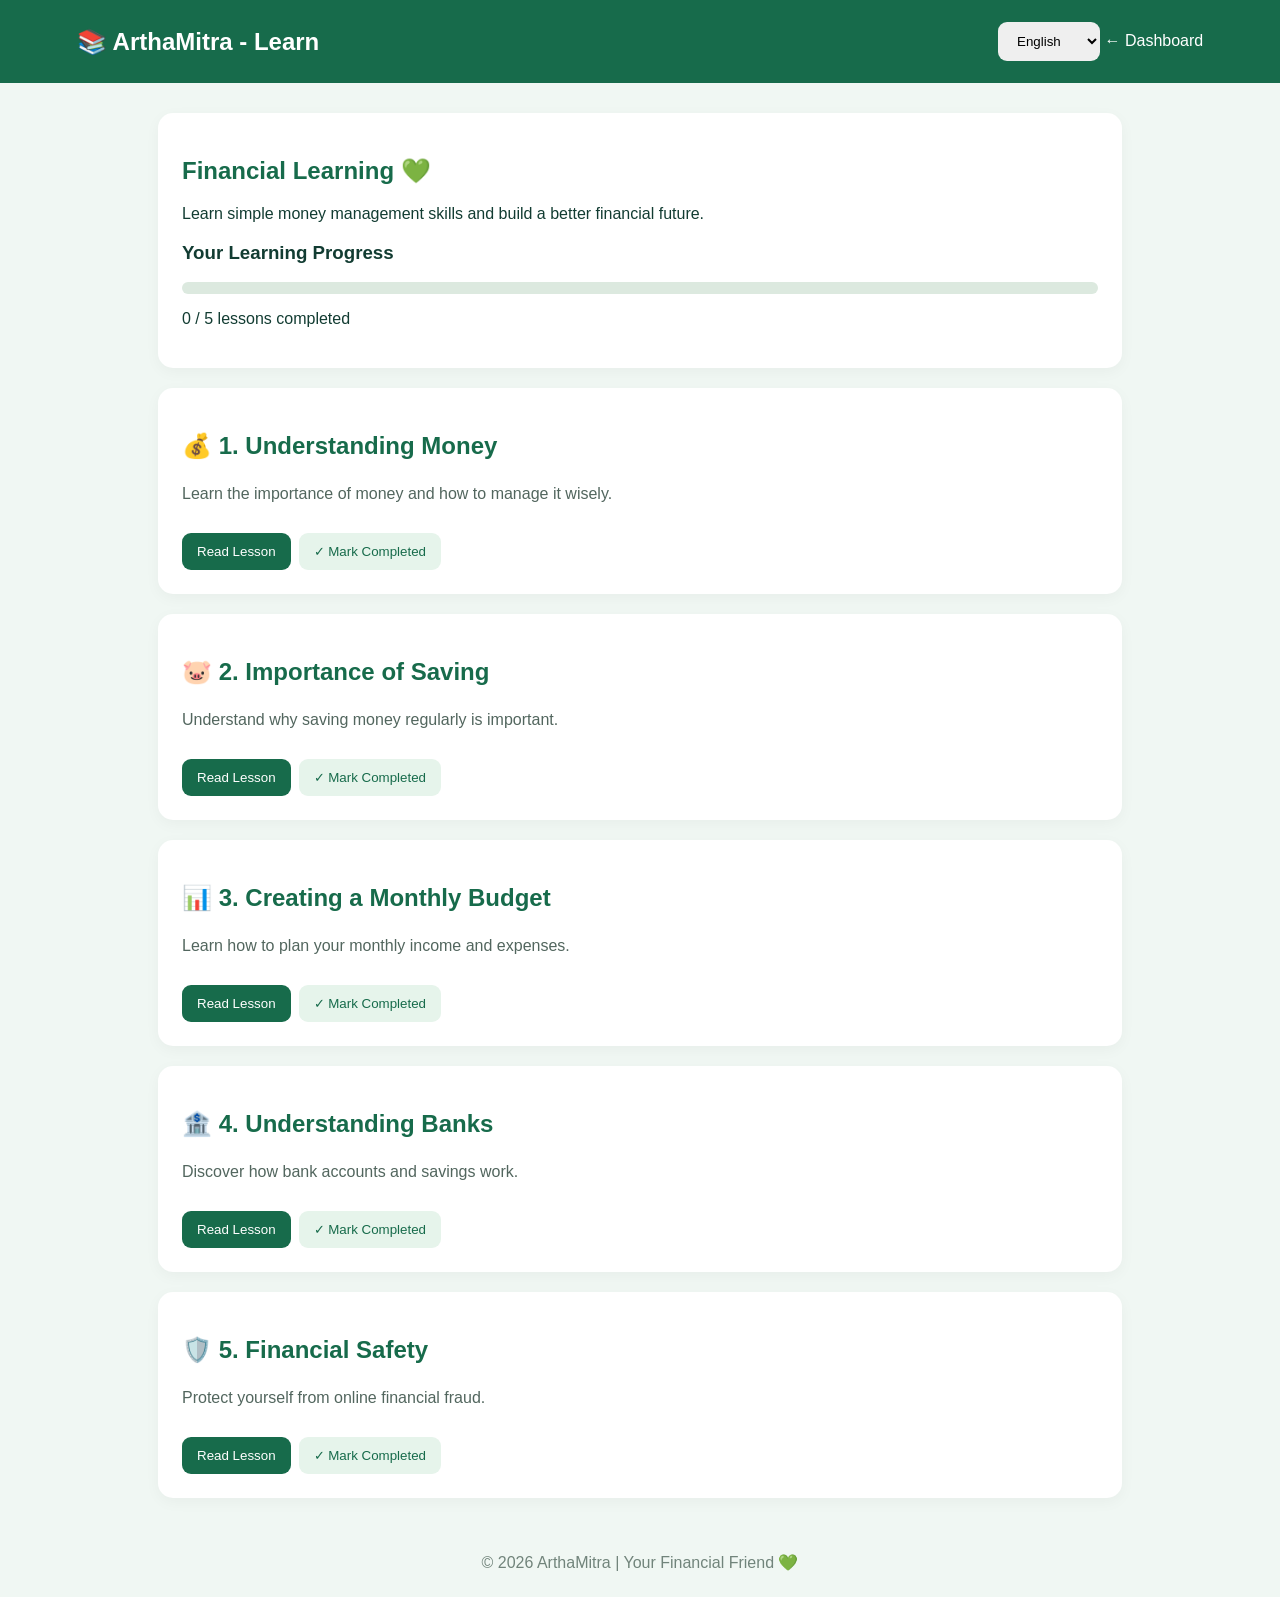
<file: frontend/learn.html>
<!DOCTYPE html>
<html lang="en">
<head>
    <meta charset="UTF-8">
    <meta name="viewport" content="width=device-width, initial-scale=1.0">
    <title>Financial Learning | ArthaMitra</title>

    <style>
        * { box-sizing: border-box; }

        body {
            margin: 0;
            font-family: Arial, sans-serif;
            background: #f0f7f3;
            color: #123c32;
        }

        header {
            background: #176b4b;
            color: white;
            padding: 22px 6%;
            display: flex;
            justify-content: space-between;
            align-items: center;
            flex-wrap: wrap;
            gap: 12px;
        }

        header h2 { margin: 0; }

        header a {
            color: white;
            text-decoration: none;
        }

        select, button {
            padding: 11px 15px;
            border-radius: 9px;
            border: none;
            cursor: pointer;
        }

        .container {
            max-width: 1000px;
            margin: 30px auto;
            padding: 0 18px;
        }

        .intro, .lesson {
            background: white;
            padding: 24px;
            border-radius: 15px;
            margin-bottom: 20px;
            box-shadow: 0 4px 15px rgba(0,0,0,0.04);
        }

        .intro h1 { color: #176b4b; }

        .lesson h2 { color: #176b4b; }

        .lesson p {
            line-height: 1.7;
            color: #52665e;
        }

        .lesson button {
            background: #176b4b;
            color: white;
            margin-top: 10px;
        }

        .lesson .complete {
            background: #e6f4eb;
            color: #176b4b;
            margin-left: 8px;
        }

        .lesson-content {
            display: none;
            background: #f5faf6;
            padding: 15px;
            border-radius: 10px;
            margin-top: 15px;
        }

        .lesson-content.show { display: block; }

        .progress {
            height: 12px;
            background: #dce9df;
            border-radius: 20px;
            overflow: hidden;
            margin: 15px 0;
        }

        .progress-fill {
            height: 100%;
            width: 0%;
            background: #26945e;
            transition: width .3s;
        }

        footer {
            text-align: center;
            padding: 25px;
            color: #71847b;
        }

        @media(max-width: 600px) {
            header { padding: 18px; }
            .lesson, .intro { padding: 18px; }
        }
    </style>
</head>

<body>

<header>
    <h2>📚 ArthaMitra - <span id="headerTitle">Learn</span></h2>

    <div>
        <select id="language">
            <option value="en">English</option>
            <option value="kn">ಕನ್ನಡ</option>
        </select>

        <a href="dashboard.html" id="back">← Dashboard</a>
    </div>
</header>

<main class="container">

    <section class="intro">
        <h1 id="pageTitle">Financial Learning 💚</h1>
        <p id="subtitle">
            Learn simple money management skills and build a better financial future.
        </p>

        <h3 id="progressTitle">Your Learning Progress</h3>
        <div class="progress">
            <div class="progress-fill" id="progressFill"></div>
        </div>
        <p id="progressText">0 of 5 lessons completed</p>
    </section>

    <div id="lessonsContainer"></div>

</main>

<footer id="footer">
    © 2026 ArthaMitra | Your Financial Friend 💚
</footer>

<script>
const lessons = [
    {
        icon: "💰",
        title: {
            en: "1. Understanding Money",
            kn: "1. ಹಣವನ್ನು ಅರ್ಥಮಾಡಿಕೊಳ್ಳುವುದು"
        },
        description: {
            en: "Learn the importance of money and how to manage it wisely.",
            kn: "ಹಣದ ಮಹತ್ವ ಮತ್ತು ಅದನ್ನು ಬುದ್ಧಿವಂತಿಕೆಯಿಂದ ನಿರ್ವಹಿಸುವುದನ್ನು ಕಲಿಯಿರಿ."
        },
        content: {
            en: [
                "Money helps us buy things we need.",
                "Always understand the difference between needs and wants.",
                "Spend carefully and avoid unnecessary purchases.",
                "Keep track of the money you receive and spend."
            ],
            kn: [
                "ನಮಗೆ ಅಗತ್ಯವಿರುವ ವಸ್ತುಗಳನ್ನು ಖರೀದಿಸಲು ಹಣ ಸಹಾಯ ಮಾಡುತ್ತದೆ.",
                "ಅಗತ್ಯಗಳು ಮತ್ತು ಆಸೆಗಳ ನಡುವಿನ ವ್ಯತ್ಯಾಸವನ್ನು ತಿಳಿಯಿರಿ.",
                "ಎಚ್ಚರಿಕೆಯಿಂದ ಖರ್ಚು ಮಾಡಿ ಮತ್ತು ಅನಗತ್ಯ ಖರೀದಿಗಳನ್ನು ತಪ್ಪಿಸಿ.",
                "ನೀವು ಪಡೆಯುವ ಮತ್ತು ಖರ್ಚು ಮಾಡುವ ಹಣದ ಲೆಕ್ಕವಿಡಿ."
            ]
        }
    },
    {
        icon: "🐷",
        title: {
            en: "2. Importance of Saving",
            kn: "2. ಉಳಿತಾಯದ ಮಹತ್ವ"
        },
        description: {
            en: "Understand why saving money regularly is important.",
            kn: "ನಿಯಮಿತವಾಗಿ ಹಣ ಉಳಿತಾಯ ಮಾಡುವುದು ಏಕೆ ಮುಖ್ಯ ಎಂದು ತಿಳಿಯಿರಿ."
        },
        content: {
            en: [
                "Try to save a small amount every time you receive money.",
                "Set a savings goal for something important.",
                "Keep emergency savings for unexpected situations.",
                "Small savings can grow into a big amount over time."
            ],
            kn: [
                "ಹಣ ಬಂದಾಗಲೆಲ್ಲಾ ಸ್ವಲ್ಪ ಮೊತ್ತವನ್ನು ಉಳಿತಾಯ ಮಾಡಲು ಪ್ರಯತ್ನಿಸಿ.",
                "ಮುಖ್ಯವಾದ ವಿಷಯಕ್ಕಾಗಿ ಉಳಿತಾಯದ ಗುರಿಯನ್ನು ಹೊಂದಿಸಿ.",
                "ಅನಿರೀಕ್ಷಿತ ಸಂದರ್ಭಗಳಿಗಾಗಿ ತುರ್ತು ಉಳಿತಾಯವನ್ನು ಇಡಿ.",
                "ಸಣ್ಣ ಉಳಿತಾಯವು ಕಾಲಕ್ರಮೇಣ ದೊಡ್ಡ ಮೊತ್ತವಾಗಬಹುದು."
            ]
        }
    },
    {
        icon: "📊",
        title: {
            en: "3. Creating a Monthly Budget",
            kn: "3. ಮಾಸಿಕ ಬಜೆಟ್ ರಚಿಸುವುದು"
        },
        description: {
            en: "Learn how to plan your monthly income and expenses.",
            kn: "ನಿಮ್ಮ ಮಾಸಿಕ ಆದಾಯ ಮತ್ತು ಖರ್ಚುಗಳನ್ನು ಯೋಜಿಸುವುದನ್ನು ಕಲಿಯಿರಿ."
        },
        content: {
            en: [
                "First, calculate your total monthly income.",
                "List all your essential expenses.",
                "Decide how much money you can save.",
                "Check your spending regularly and stay within your budget."
            ],
            kn: [
                "ಮೊದಲು ನಿಮ್ಮ ಒಟ್ಟು ಮಾಸಿಕ ಆದಾಯವನ್ನು ಲೆಕ್ಕ ಹಾಕಿ.",
                "ನಿಮ್ಮ ಎಲ್ಲಾ ಅಗತ್ಯ ಖರ್ಚುಗಳನ್ನು ಪಟ್ಟಿ ಮಾಡಿ.",
                "ಎಷ್ಟು ಹಣವನ್ನು ಉಳಿತಾಯ ಮಾಡಬಹುದು ಎಂದು ನಿರ್ಧರಿಸಿ.",
                "ನಿಮ್ಮ ಖರ್ಚುಗಳನ್ನು ನಿಯಮಿತವಾಗಿ ಪರಿಶೀಲಿಸಿ ಮತ್ತು ಬಜೆಟ್ ಮಿತಿಯಲ್ಲಿರಿ."
            ]
        }
    },
    {
        icon: "🏦",
        title: {
            en: "4. Understanding Banks",
            kn: "4. ಬ್ಯಾಂಕ್‌ಗಳನ್ನು ಅರ್ಥಮಾಡಿಕೊಳ್ಳುವುದು"
        },
        description: {
            en: "Discover how bank accounts and savings work.",
            kn: "ಬ್ಯಾಂಕ್ ಖಾತೆಗಳು ಮತ್ತು ಉಳಿತಾಯ ಹೇಗೆ ಕಾರ್ಯನಿರ್ವಹಿಸುತ್ತವೆ ಎಂದು ತಿಳಿಯಿರಿ."
        },
        content: {
            en: [
                "A bank account helps you keep your money safe.",
                "A savings account may provide interest on your money.",
                "Never share your ATM PIN or OTP with anyone.",
                "Check your bank transactions regularly."
            ],
            kn: [
                "ಬ್ಯಾಂಕ್ ಖಾತೆಯು ನಿಮ್ಮ ಹಣವನ್ನು ಸುರಕ್ಷಿತವಾಗಿಡಲು ಸಹಾಯ ಮಾಡುತ್ತದೆ.",
                "ಉಳಿತಾಯ ಖಾತೆಯು ನಿಮ್ಮ ಹಣಕ್ಕೆ ಬಡ್ಡಿಯನ್ನು ನೀಡಬಹುದು.",
                "ನಿಮ್ಮ ATM ಪಿನ್ ಅಥವಾ OTP ಅನ್ನು ಯಾರೊಂದಿಗೂ ಹಂಚಿಕೊಳ್ಳಬೇಡಿ.",
                "ನಿಮ್ಮ ಬ್ಯಾಂಕ್ ವಹಿವಾಟುಗಳನ್ನು ನಿಯಮಿತವಾಗಿ ಪರಿಶೀಲಿಸಿ."
            ]
        }
    },
    {
        icon: "🛡️",
        title: {
            en: "5. Financial Safety",
            kn: "5. ಹಣಕಾಸಿನ ಸುರಕ್ಷತೆ"
        },
        description: {
            en: "Protect yourself from online financial fraud.",
            kn: "ಆನ್‌ಲೈನ್ ಹಣಕಾಸಿನ ವಂಚನೆಯಿಂದ ನಿಮ್ಮನ್ನು ರಕ್ಷಿಸಿಕೊಳ್ಳಿ."
        },
        content: {
            en: [
                "Never share your OTP, PIN or passwords.",
                "Do not click suspicious payment links.",
                "Verify calls and messages claiming to be from your bank.",
                "Report suspicious transactions to your bank immediately."
            ],
            kn: [
                "ನಿಮ್ಮ OTP, ಪಿನ್ ಅಥವಾ ಪಾಸ್‌ವರ್ಡ್ ಅನ್ನು ಯಾರೊಂದಿಗೂ ಹಂಚಿಕೊಳ್ಳಬೇಡಿ.",
                "ಸಂದೇಹಾಸ್ಪದ ಪಾವತಿ ಲಿಂಕ್‌ಗಳನ್ನು ತೆರೆಯಬೇಡಿ.",
                "ಬ್ಯಾಂಕಿನಿಂದ ಬಂದಿವೆ ಎನ್ನುವ ಕರೆಗಳು ಮತ್ತು ಸಂದೇಶಗಳನ್ನು ಪರಿಶೀಲಿಸಿ.",
                "ಸಂದೇಹಾಸ್ಪದ ವಹಿವಾಟುಗಳನ್ನು ತಕ್ಷಣ ನಿಮ್ಮ ಬ್ಯಾಂಕ್‌ಗೆ ವರದಿ ಮಾಡಿ."
            ]
        }
    }
];

const translations = {
    en: {
        header: "Learn",
        title: "Financial Learning 💚",
        subtitle: "Learn simple money management skills and build a better financial future.",
        progress: "Your Learning Progress",
        completed: "lessons completed",
        back: "← Dashboard",
        read: "Read Lesson",
        hide: "Hide Lesson",
        mark: "✓ Mark Completed",
        done: "✓ Completed",
        footer: "© 2026 ArthaMitra | Your Financial Friend 💚"
    },
    kn: {
        header: "ಕಲಿಯಿರಿ",
        title: "ಹಣಕಾಸಿನ ಕಲಿಕೆ 💚",
        subtitle: "ಸರಳ ಹಣ ನಿರ್ವಹಣಾ ಕೌಶಲ್ಯಗಳನ್ನು ಕಲಿಯಿರಿ ಮತ್ತು ಉತ್ತಮ ಹಣಕಾಸಿನ ಭವಿಷ್ಯವನ್ನು ನಿರ್ಮಿಸಿ.",
        progress: "ನಿಮ್ಮ ಕಲಿಕೆಯ ಪ್ರಗತಿ",
        completed: "ಪಾಠಗಳು ಪೂರ್ಣಗೊಂಡಿವೆ",
        back: "← ಡ್ಯಾಶ್‌ಬೋರ್ಡ್",
        read: "ಪಾಠ ಓದಿ",
        hide: "ಪಾಠ ಮರೆಮಾಡಿ",
        mark: "✓ ಪೂರ್ಣಗೊಂಡಿದೆ ಎಂದು ಗುರುತಿಸಿ",
        done: "✓ ಪೂರ್ಣಗೊಂಡಿದೆ",
        footer: "© 2026 ಅರ್ಥಮಿತ್ರ | ನಿಮ್ಮ ಹಣಕಾಸಿನ ಸ್ನೇಹಿತ 💚"
    }
};

let completed = JSON.parse(
    localStorage.getItem("arthaLessonsCompleted") || "[]"
);

const container = document.getElementById("lessonsContainer");
const languageSelect = document.getElementById("language");

function renderPage() {
    const lang = languageSelect.value;
    const words = translations[lang];

    document.documentElement.lang = lang;

    document.getElementById("headerTitle").textContent = words.header;
    document.getElementById("pageTitle").textContent = words.title;
    document.getElementById("subtitle").textContent = words.subtitle;
    document.getElementById("progressTitle").textContent = words.progress;
    document.getElementById("back").textContent = words.back;
    document.getElementById("footer").textContent = words.footer;

    container.replaceChildren();

    lessons.forEach((lesson, index) => {
        const card = document.createElement("section");
        card.className = "lesson";

        const heading = document.createElement("h2");
        heading.textContent = lesson.icon + " " + lesson.title[lang];

        const description = document.createElement("p");
        description.textContent = lesson.description[lang];

        const content = document.createElement("div");
        content.className = "lesson-content";
        content.id = "lessonContent" + index;

        const list = document.createElement("ul");

        lesson.content[lang].forEach(point => {
            const item = document.createElement("li");
            item.textContent = point;
            item.style.marginBottom = "12px";
            item.style.lineHeight = "1.6";
            list.appendChild(item);
        });

        content.appendChild(list);

        const readButton = document.createElement("button");
        readButton.textContent = words.read;

        readButton.addEventListener("click", () => {
            const isOpen = content.classList.toggle("show");
            readButton.textContent = isOpen ? words.hide : words.read;
        });

        const completeButton = document.createElement("button");
        completeButton.className = "complete";

        function updateCompleteButton() {
            completeButton.textContent = completed.includes(index)
                ? words.done
                : words.mark;
        }

        updateCompleteButton();

        completeButton.addEventListener("click", () => {
            if (completed.includes(index)) {
                completed = completed.filter(item => item !== index);
            } else {
                completed.push(index);
            }

            localStorage.setItem(
                "arthaLessonsCompleted",
                JSON.stringify(completed)
            );

            updateCompleteButton();
            updateProgress();
        });

        card.append(heading, description, readButton, completeButton, content);
        container.appendChild(card);
    });

    updateProgress();
}

function updateProgress() {
    const lang = languageSelect.value;
    const count = completed.length;

    document.getElementById("progressFill").style.width =
        (count / lessons.length * 100) + "%";

    document.getElementById("progressText").textContent =
        count + " / " + lessons.length + " " +
        translations[lang].completed;
}

languageSelect.addEventListener("change", () => {
    localStorage.setItem("lang", languageSelect.value);
    renderPage();
});

languageSelect.value = localStorage.getItem("lang") || "en";
renderPage();
</script>

</body>
</html>
</file>
